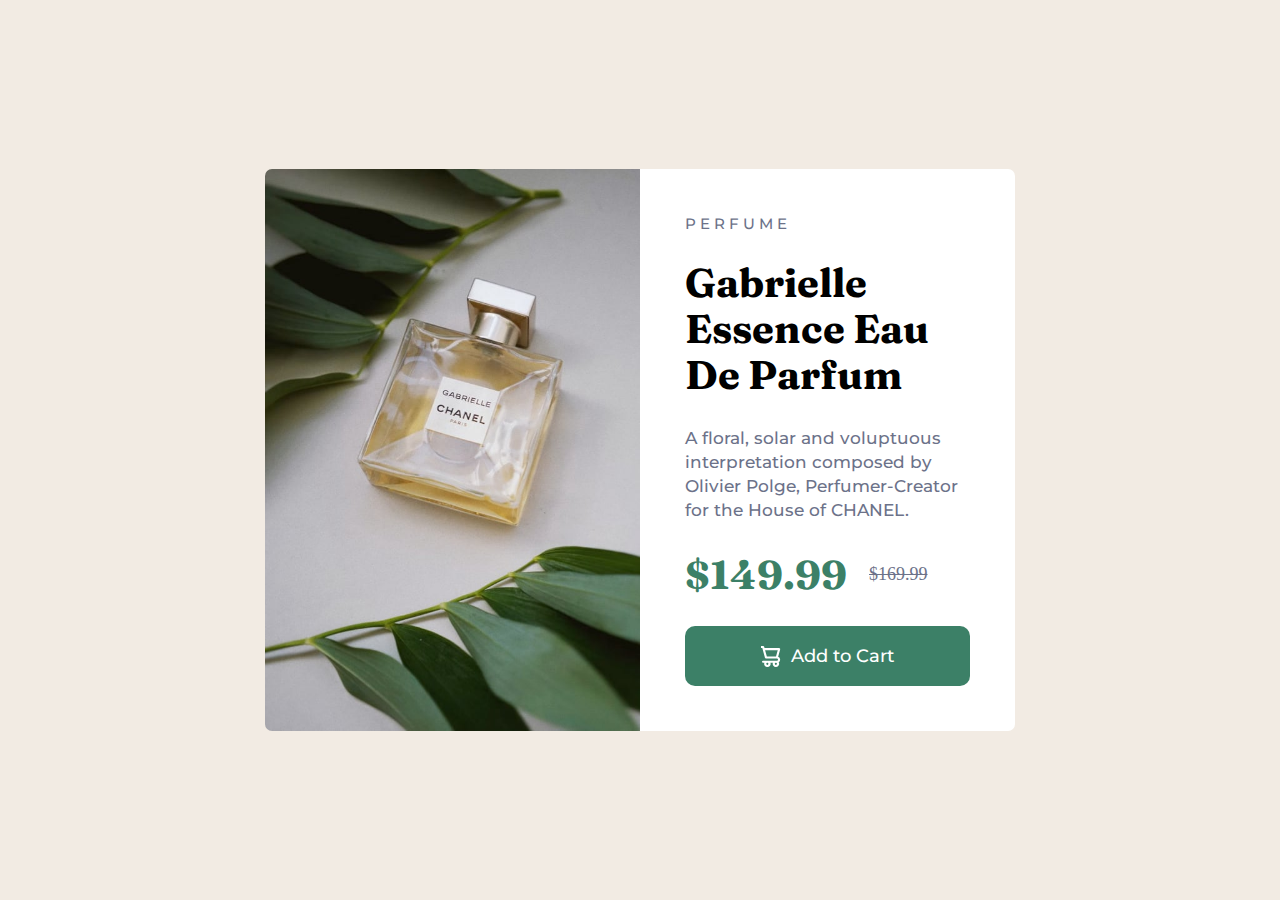
<file: product-preview-card-component-main-main/index.html>
<!DOCTYPE html>
  <html lang="en">

  <head>
    <meta charset="UTF-8">
    <meta name="viewport" content="width=device-width, initial-scale=1.0">
    <!-- displays site properly based on user's device -->

    <link rel="icon" type="image/png" sizes="32x32" href="./images/favicon-32x32.png">
    <link rel="stylesheet" href="style.css">
    <title>Frontend Mentor | Product preview card component</title>

    <!-- Feel free to remove these styles or customise in your own stylesheet 👍 -->
    <style>
      .attribution {
        font-size: 11px;
        text-align: center;
      }

      .attribution a {
        color: hsl(228, 45%, 44%);
      }
    </style>
  </head>


  <body>

    <div class="main">
      <div class="card">
        <img class="left-panel" src="images/image-product-desktop.jpg" alt="perfume photo"/>
      <section class="right-panel">
        <h2>PERFUME</h2>
        <h1>Gabrielle Essence Eau De Parfum</h1>
        <p>A floral, solar and voluptuous interpretation composed by Olivier Polge,
          Perfumer-Creator for the House of CHANEL.</p>
        <div class="price">
          <span class="new-price">$149.99</span>
          <span class="old-price">$169.99</span>
        </div>
        <div class="buy-button">
          <img class="buy-logo" src="images/icon-cart.svg" alt="cart logo">
          <p class="buy-logo-text">Add to Cart</p>
        </div>
      </section>
    </div>


    </div>


    <script src="script.js"></script>

  </body>

</html>
</file>
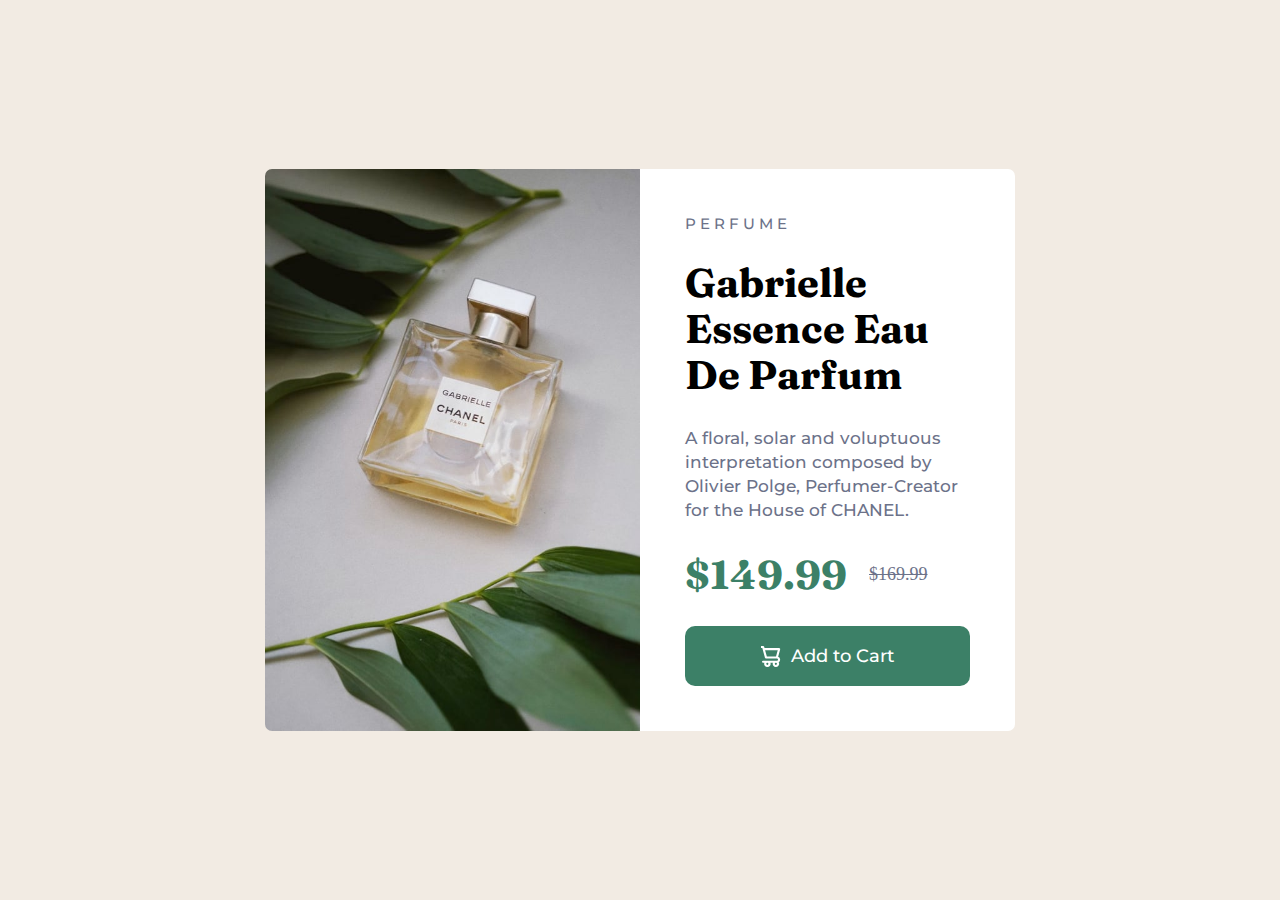
<file: product-preview-card-component-main/index.html>
<!DOCTYPE html>
<html lang="en">

<head>
  <meta charset="UTF-8">
  <meta name="viewport" content="width=device-width, initial-scale=1.0">
  <link rel="icon" type="image/png" sizes="32x32" href="./images/favicon-32x32.png">
  <link rel="stylesheet" href="style.css">
  <title>Frontend Mentor | Product preview card component</title>
</head>

<body>
  <main>
    <div class="card">
      <img class="left-panel" src="images/image-product-desktop.jpg" alt="perfume photo" />
      <section class="right-panel">
        <h2>PERFUME</h2>
        <h1>Gabrielle Essence Eau De Parfum</h1>
        <p>A floral, solar and voluptuous interpretation composed by Olivier Polge,
          Perfumer-Creator for the House of CHANEL.</p>
        <div class="price">
          <span class="new-price">$149.99</span>
          <span class="old-price">$169.99</span>
        </div>
        <div class="buy-button">
          <img class="buy-logo" src="images/icon-cart.svg" alt="cart logo">
          <p class="buy-logo-text">Add to Cart</p>
        </div>
      </section>
    </div>

    <script src="script.js"></script>
  </main>

</body>

</html>
</file>
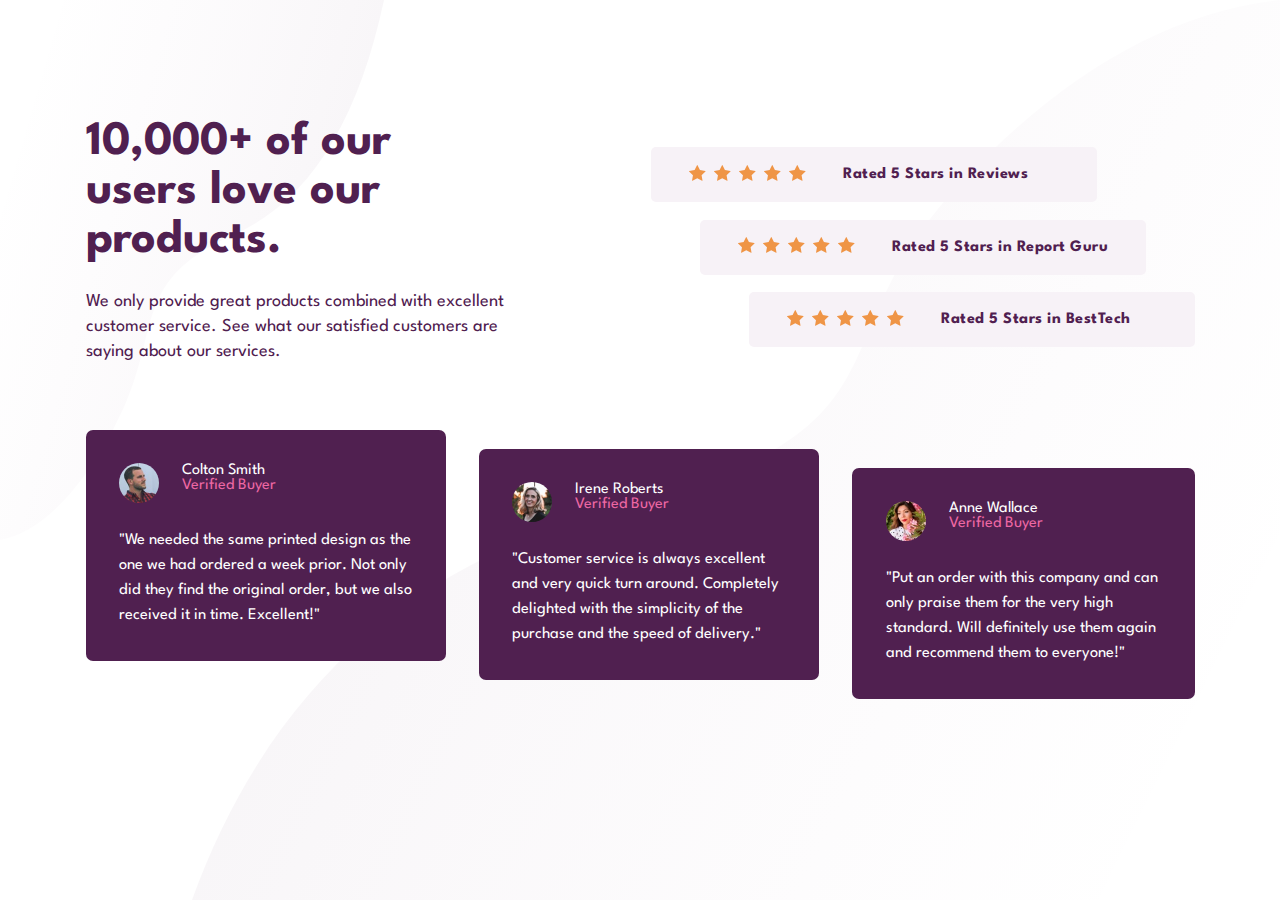
<file: social-proof-section-master/index.html>
<!DOCTYPE html>
<html lang="en">

<head>
  <meta charset="UTF-8" />
  <meta name="viewport" content="width=device-width, initial-scale=1.0" />
  <link rel="stylesheet" href="style.css">
  <link rel="icon" type="image/png" sizes="32x32" href="./images/favicon-32x32.png" />

  <title>Frontend Mentor | Social proof section</title>
</head>

<body>
  <main>
    <div id="upside">
      <div id="title">
        <h1>10,000+ of our users love our products.</h1>
        <p>We only provide great products combined with excellent customer service.
          See what our satisfied customers are saying about our services.</p>
      </div>
      <div id="ratings-main">
        <div class="rating" id="rating-1">
          <div class="rating-stars">
            <img src="images/icon-star.svg" alt="icon-star" class="star"/>
            <img src="images/icon-star.svg" alt="icon-star" class="star" />
            <img src="images/icon-star.svg" alt="icon-star" class="star" />
            <img src="images/icon-star.svg" alt="icon-star" class="star" />
            <img src="images/icon-star.svg" alt="icon-star" class="star" />
          </div>
          <p>Rated 5 Stars in Reviews</p>
        </div>
        <div class="rating" id="rating-2">
          <div class="rating-stars">
            <img src="images/icon-star.svg" alt="icon-star" class="star" />
            <img src="images/icon-star.svg" alt="icon-star" class="star" />
            <img src="images/icon-star.svg" alt="icon-star" class="star" />
            <img src="images/icon-star.svg" alt="icon-star" class="star" />
            <img src="images/icon-star.svg" alt="icon-star" class="star" />
          </div>
          <p>Rated 5 Stars in Report Guru</p>
        </div>
        <div class="rating" id="rating-3">
          <div class="rating-stars">
            <img src="images/icon-star.svg" alt="icon-star" class="star" />
            <img src="images/icon-star.svg" alt="icon-star" class="star" />
            <img src="images/icon-star.svg" alt="icon-star" class="star" />
            <img src="images/icon-star.svg" alt="icon-star" class="star" />
            <img src="images/icon-star.svg" alt="icon-star" class="star" />
          </div>
          <p>Rated 5 Stars in BestTech</p>
        </div>
      </div>
    </div>

    <div id="reviews-main">

      <div class="review" id="review-1">
        <div class="client">
          <img class="client-photo" src="images/image-colton.jpg" alt="client-photo">
          <div class="client-info">
            <p class="client-name">Colton Smith</p>
            <p class="client-state">Verified Buyer</p>
          </div>
        </div>
        <p class="review-text">
          "We needed the same printed design as the one we had ordered a week prior.
          Not only did they find the original order, but we also received it in time.
          Excellent!"
        </p>
      </div>

      <div class="review" id="review-2">
        <div class="client">
          <img class="client-photo" src="images/image-irene.jpg" alt="client-photo">
          <div class="client-info">
            <p class="client-name">Irene Roberts</p>
            <p class="client-state">Verified Buyer</p>
          </div>
        </div>
        <p class="review-text">
          "Customer service is always excellent and very quick turn around. Completely
          delighted with the simplicity of the purchase and the speed of delivery."
        </p>
      </div>

      <div class="review" id="review-3">
        <div class="client">
          <img class="client-photo" src="images/image-anne.jpg" alt="client-photo">
          <div class="client-info">
            <p class="client-name">Anne Wallace</p>
            <p class="client-state">Verified Buyer</p>
          </div>
        </div>
        <p class="review-text">
          "Put an order with this company and can only praise them for the very high
          standard. Will definitely use them again and recommend them to everyone!"
        </p>
      </div>
    </div>
  </main>

</body>

</html>
</file>
<file: product-preview-card-component-main-main/style.css>
@font-face {
    font-family: "Montserrat";
    src: url("polices/Montserrat/static/Montserrat-Medium.ttf") format("truetype");
}

@font-face {
    font-family: "Fraunces";
    src: url("polices/Fraunces/static/Fraunces/Fraunces-Bold.ttf") format("truetype");
}


body {
    background-color: hsl(30, 38%, 92%);
    margin: 0;
}

p {
    font-size: 17px;
    font-family: Montserrat;
    margin: 0px;
    line-height: 24px;
}

.main {
    position: absolute;
    width: 100%;
    height: 100%;
    display: flex;
    justify-content: center;
    align-items: center;
}

.card {
    display: flex;
    width: 750px;
    height: auto;
}

.left-panel {
    border-radius: 7px 0.1px 0.1px 7px;
    width: 50%;
    content: url("images/image-product-desktop.jpg");
}

.right-panel {
    background-color: white;
    border-radius: 0.1px 7px 7px 0.1px;
    width: 50%;
    display: flex;
    padding: 45px;
    flex-direction: column;
    justify-content: space-between;
}

.price {
    display: flex;
}

.new-price {
    color: hsl(158, 36%, 37%);
    font-size: 40px;
}

.old-price {
    align-self: center;
    padding-left: 22px;
    font-size: 18px;
    color: hsl(228, 12%, 48%);
    text-decoration: line-through;
}

h2 {
    margin: 0px;
    font-family: Montserrat;
    font-weight: 500;
    font-size: 15px;
    color:hsl(228, 12%, 48%);
    letter-spacing: 4px;
}

h1 {
    margin: 0px;
    font-family: Montserrat;
    font-weight: 700;
    font-size: 40px;
    line-height: 46px;
}

.new-price, h1{
    font-family: Fraunces;
    font-weight: 700;
}

.buy-button {
    display: flex;
    align-self: center;
    gap: 10px;
    background-color: hsl(158, 36%, 37%);
    width: 100%;
    justify-content: center;
    border-radius: 10px;
    color:white;
    height: 60px;
    align-items: center;
}

.buy-logo-text {
    font-size: 18px;
}

.right-panel > p {
    color: hsl(228, 12%, 48%);
}

.buy-logo {
    width: 20px;
    height: auto;
}


@media screen and (max-width: 780px) {
    .main {
        height: 100vh;
    }
    .card {
        flex-direction: column;
        width: 90%;
        height: 95%;
    }

    .left-panel{
        width: auto;
        height: auto;
        content: url("images/image-product-mobile.jpg");
        max-width: 100%;
        border-radius: 7px 7px 0.1px 0.1px;
    }

    .right-panel {
        width: auto;
        max-width: 100%;
        max-height: 100%;
        padding: 35px;
        gap: 10px;
        border-radius: 0.1px 0.1px 7px 7px;
        flex-grow: 1;
    }

    h2 {
        font-size: 1.2vh;
    }

    h1 {
        font-size: 4vh;
        line-height: 107%;
    }

    .right-panel > p {
        font-size: 2vh;
        line-height: 133%;
    }

    .new-price {
        font-size: 4vh;
    }

    .old-price {
        font-size: 2.5vh;
    }

    .buy-logo-text {
        font-size: 3vh;
    }

}
</file>
<file: product-preview-card-component-main/style.css>
@font-face {
    font-family: "Montserrat";
    src: url("polices/Montserrat/static/Montserrat-Medium.ttf") format("truetype");
}

@font-face {
    font-family: "Fraunces";
    src: url("polices/Fraunces/static/Fraunces/Fraunces-Bold.ttf") format("truetype");
}


body {
    background-color: hsl(30, 38%, 92%);
    margin: 0;
}

p {
    font-size: 17px;
    font-family: Montserrat;
    margin: 0px;
    line-height: 24px;
}

main {
    position: absolute;
    width: 100%;
    height: 100%;
    display: flex;
    justify-content: center;
    align-items: center;
}

.card {
    display: flex;
    width: 750px;
    height: auto;
}

.left-panel {
    border-radius: 7px 0.1px 0.1px 7px;
    width: 50%;
    content: url("images/image-product-desktop.jpg");
}

.right-panel {
    background-color: white;
    border-radius: 0.1px 7px 7px 0.1px;
    width: 50%;
    display: flex;
    padding: 45px;
    flex-direction: column;
    justify-content: space-between;
}

.price {
    display: flex;
}

.new-price {
    color: hsl(158, 36%, 37%);
    font-size: 40px;
}

.old-price {
    align-self: center;
    padding-left: 22px;
    font-size: 18px;
    color: hsl(228, 12%, 48%);
    text-decoration: line-through;
}

h2 {
    margin: 0px;
    font-family: Montserrat;
    font-weight: 500;
    font-size: 15px;
    color:hsl(228, 12%, 48%);
    letter-spacing: 4px;
}

h1 {
    margin: 0px;
    font-family: Montserrat;
    font-weight: 700;
    font-size: 40px;
    line-height: 46px;
}

.new-price, h1{
    font-family: Fraunces;
    font-weight: 700;
}

.buy-button {
    display: flex;
    align-self: center;
    gap: 10px;
    background-color: hsl(158, 36%, 37%);
    width: 100%;
    justify-content: center;
    border-radius: 10px;
    color:white;
    height: 60px;
    align-items: center;
}

.buy-logo-text {
    font-size: 18px;
}

.right-panel > p {
    color: hsl(228, 12%, 48%);
}

.buy-logo {
    width: 20px;
    height: auto;
}


@media screen and (max-width: 780px) {
    main {
        height: 100vh;
    }
    .card {
        flex-direction: column;
        width: 90%;
        height: 95%;
    }

    .left-panel{
        width: auto;
        height: auto;
        content: url("images/image-product-mobile.jpg");
        max-width: 100%;
        border-radius: 7px 7px 0.1px 0.1px;
    }

    .right-panel {
        width: auto;
        max-width: 100%;
        max-height: 100%;
        padding: 35px;
        gap: 10px;
        border-radius: 0.1px 0.1px 7px 7px;
        flex-grow: 1;
    }

    h2 {
        font-size: 1.2vh;
    }

    h1 {
        font-size: 4vh;
        line-height: 107%;
    }

    .right-panel > p {
        font-size: 2vh;
        line-height: 133%;
    }

    .new-price {
        font-size: 4vh;
    }

    .old-price {
        font-size: 2.5vh;
    }

    .buy-logo-text {
        font-size: 3vh;
    }

}
</file>
<file: social-proof-section-master/style.css>
@import url('https://fonts.googleapis.com/css2?family=League+Spartan:wght@400;500;700&display=swap');

body {
    background-image: url(images/bg-pattern-bottom-desktop.svg), url(images/bg-pattern-top-desktop.svg);
    background-position: right -15%, left top;
    background-repeat: no-repeat, no-repeat;
    background-size: 85vw 100vh, 30vw 60vh;
    font-family: League Spartan;

    display: flex;
    justify-content: center;
    margin: 0;
    min-height: 100vh;
}

#model {
    position: absolute;
    opacity: 0.3;
    z-index: -1;
}

main {
    display: flex;
    flex-direction: column;
    justify-content: space-between;
    position: relative;
    top: 118px;
    width : 1109px;
    height: 581px;
    margin: 0 3% 0 3%;
}

#title {
    display: flex;
    flex-direction: column;
    width: 38%;
    max-height: 100%;
    color: hsl(300, 43%, 22%);
    gap: 6px;
    line-height: 49px;
}

#title > h1 {
    font-weight: 700;
    font-size: 300%;
    margin: 0;
}

#title > p {
    font-weight: 400;
    line-height: 25px;
    font-size: 113%;
}

#upside {
    display: flex;
    justify-content: space-between;
}

#ratings-main {
    display: flex;
    flex-direction: column;
    width: 49%;
    font-weight: 700;
    color: hsl(300, 43%, 22%);
    justify-content: space-between;
    height: 200px;
    position: relative;
    top: 29px;
}

.rating {
    display: flex;
    background-color: hsl(300, 24%, 96%);
    align-items: center;
    border-radius: 5px;
    width: 82%;
    height: 55px;
}

#rating-1 {
    align-self: start;
}

#rating-2 {
    align-self: center;
}

#rating-3 {
    align-self: end;
}

.star {
    padding: 0px 2px 0px 2px;
}

.rating-stars {
    padding: 0px 8% 0px 8%;
}

.rating > p {
    letter-spacing: 0.5px;
    font-size: 100%;
}

#reviews-main {
    display: flex;
    height: 269px;
    gap: 3%;
}

.review {
    display: flex;
    flex-direction: column;
    background-color: hsl(300, 43%, 22%);
    padding: 3%;
    border-radius: 7px;
    height: 86%;
    color: white;
    justify-content: space-between;
    box-sizing: border-box;
}

.review > p {
    margin: 0px;
    font-size: 102%;
}

#review-1 {
    align-self: start;
}

#review-2 {
    align-self: center;
}

#review-3 {
    align-self: end;
}

.client {
    display: flex;
    gap: 23px;
}

.client-photo {
    width: 40px;
    height: 40px;
    border-radius: 40px;
}

.client-info {
    display: flex;
    flex-direction: column;
    font-size: 100%;
}

.client-info > p {
    margin: 0;
}

.client-state {
    color: hsl(333, 80%, 67%);
}

.review-text {
    line-height: 25px;
}


@media screen and (min-width: 1440px) {
    main {
        width: 1109px;
    }
}

@media screen and (max-width: 920px) {
    .review {
        height: 100%;
    }
}

@media screen and (max-width: 833px) {
    main, #upside, #reviews-main {
        flex-direction: column;
    }

    #title, #ratings-main, .rating {
        width: 100%;
    }

    .rating {
        justify-content: center;
        flex-direction: column;
        height: 73px;
    }

    .rating > p {
        margin: 5px;
    }

    main {
        top: unset;
        height: unset;
        gap: 20px;
        margin: 30px;
    }

    #ratings-main {
        height: unset;
        top: unset;
        gap: 10px;
    }


    #reviews-main {
        height: unset;
    }

    .review {
        margin: 2px 0px 2px 0px;
    }
}
</file>
